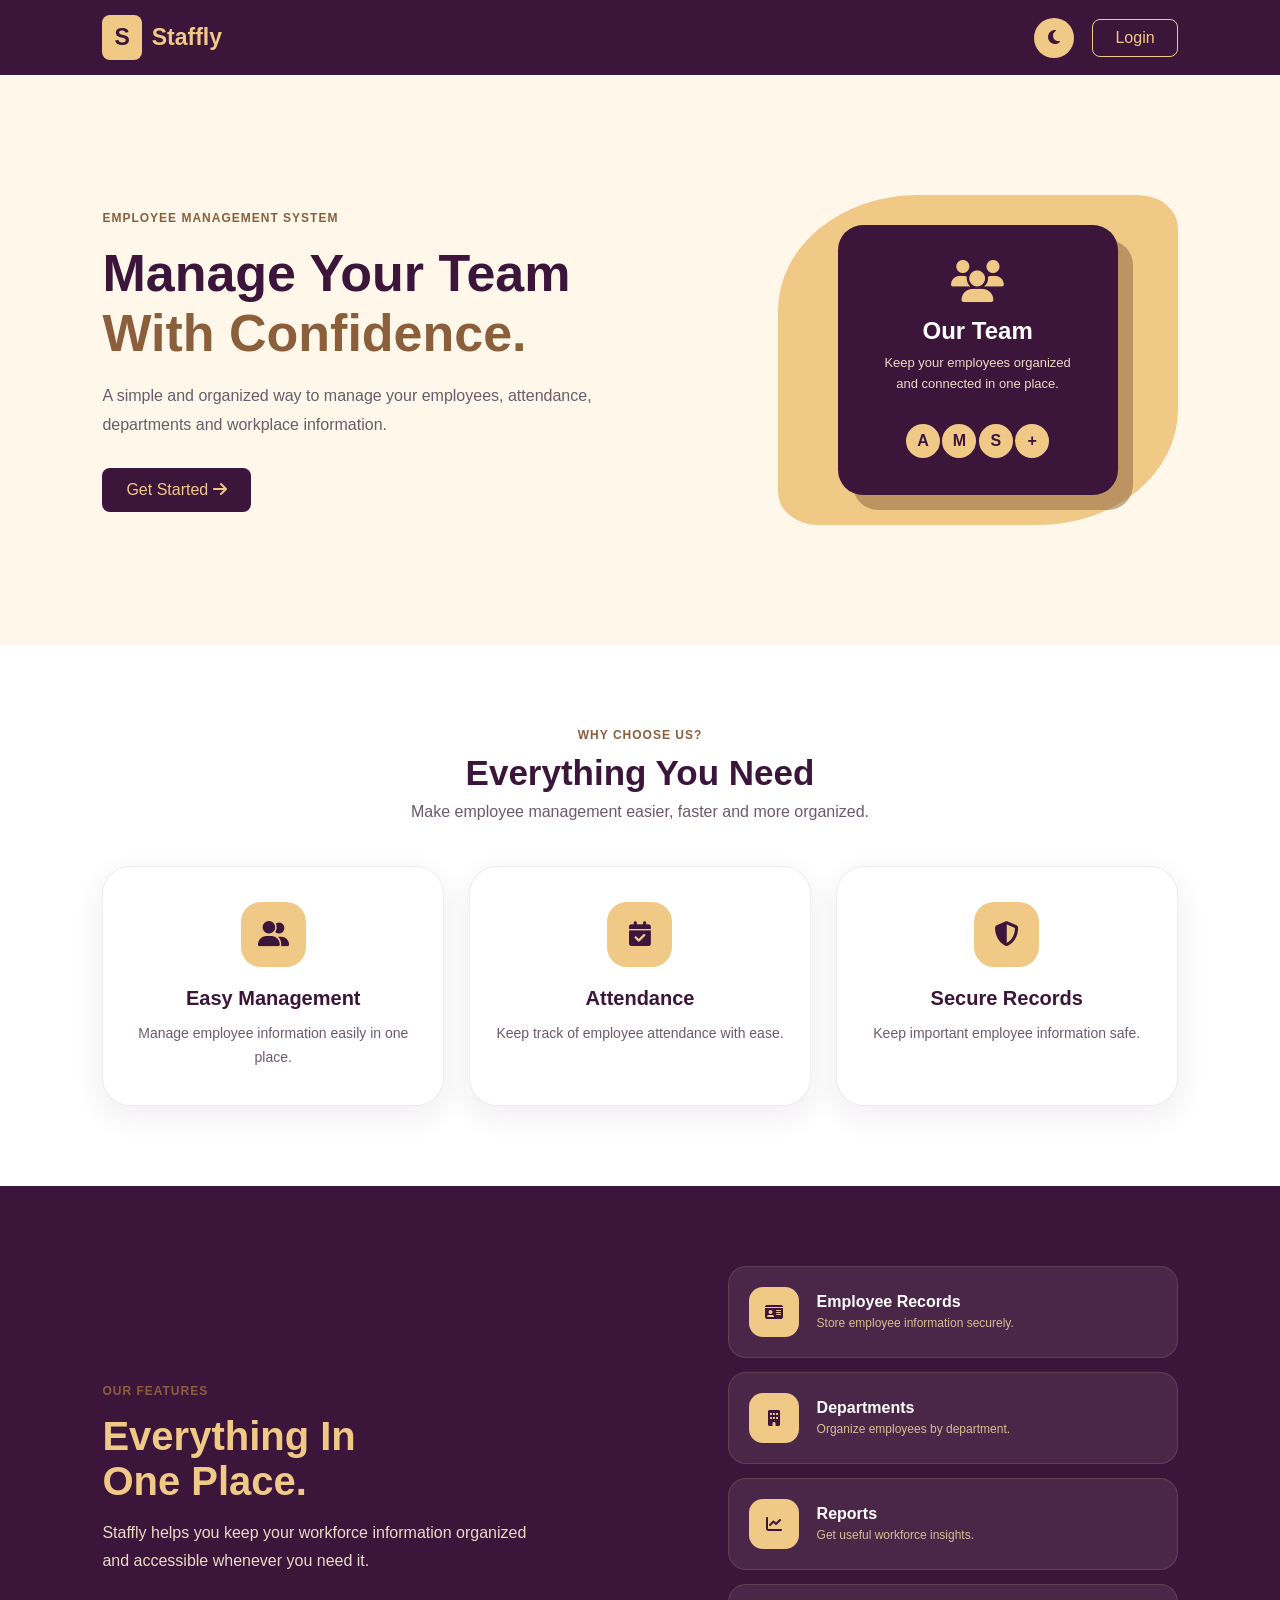
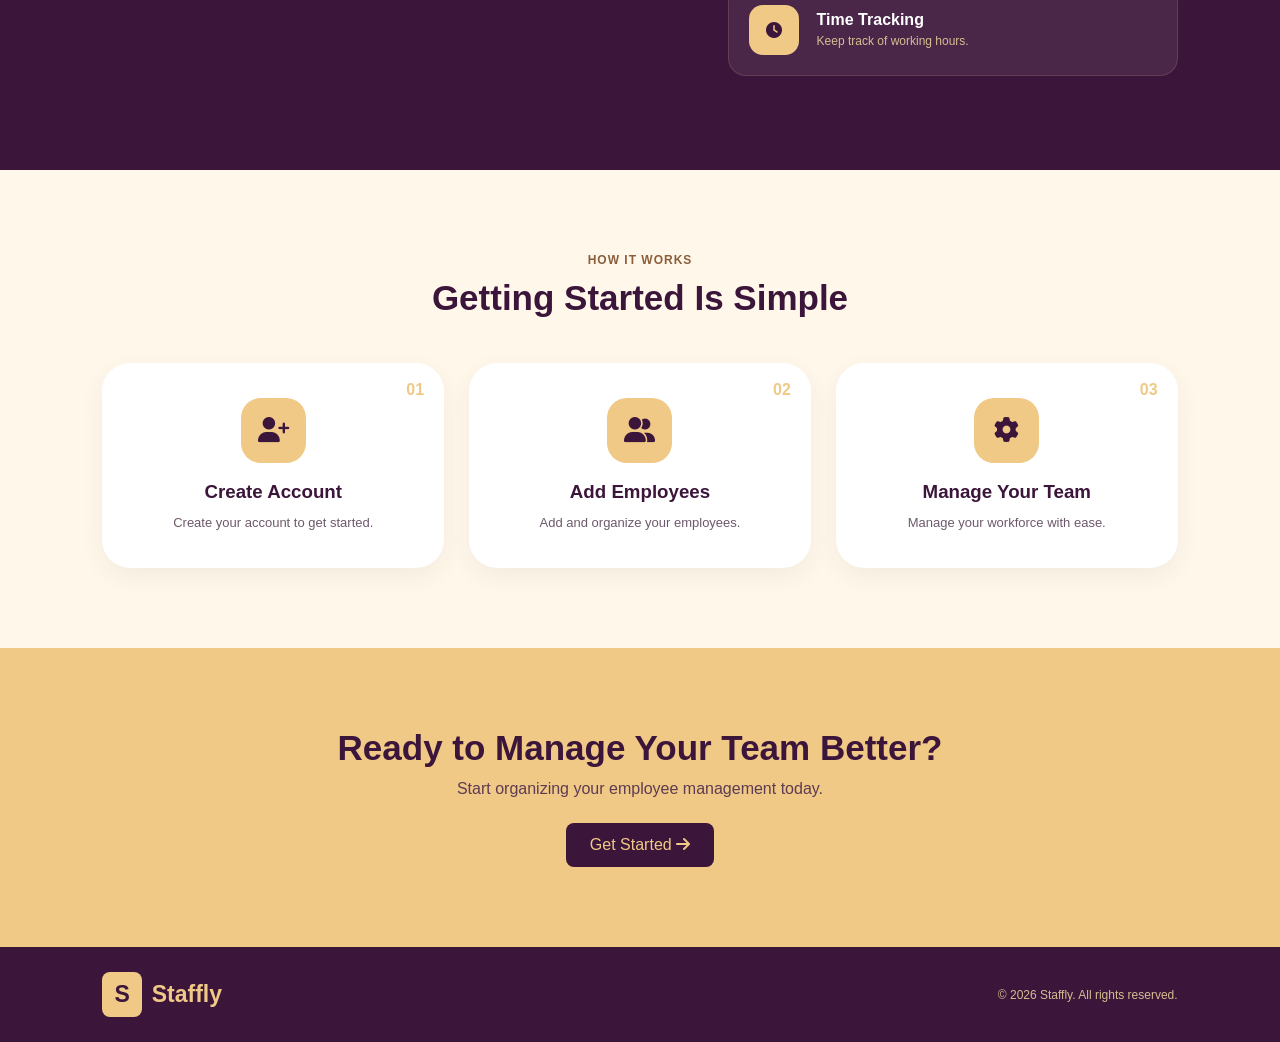
<file: index.html>
<!DOCTYPE html>
<html lang="en">
<head>
<meta charset="UTF-8">
<meta name="viewport" content="width=device-width, initial-scale=1.0">
<title>Staffly | Employee Management</title>
<link rel="stylesheet"
 href="https://cdnjs.cloudflare.com/ajax/libs/font-awesome/6.5.2/css/all.min.css">
<link rel="stylesheet" href="style.css">
</head>
<body>

    <!-- Navbar -->
    <nav class="navbar">

        <div class="logo">
            <span class="logo-icon">S</span>
            Staffly
        </div>

        <div class="nav-right">

            <button id="theme-toggle" class="theme-btn">
                <i class="fa-solid fa-moon"></i>
            </button>

            <a href="login.html" class="login-btn">
                Login
            </a>
            <!-- <a href="create-account.html" class="create-account">
                Login
            </a> -->

        </div>

    </nav>


    <!-- Hero Section -->
    <section class="hero">

        <div class="hero-text">

            <span class="tag">EMPLOYEE MANAGEMENT SYSTEM</span>

            <h1>
                Manage Your Team
                <span>With Confidence.</span>
            </h1>

            <p>
                A simple and organized way to manage your employees,
                attendance, departments and workplace information.
            </p>

            <a href="login.html" class="main-btn">
                Get Started
                <i class="fa-solid fa-arrow-right"></i>
            </a>

        </div>


        <div class="hero-image">

            <div class="team-card">

                <i class="fa-solid fa-users"></i>

                <h3>Our Team</h3>

                <p>
                    Keep your employees organized
                    and connected in one place.
                </p>

                <div class="members">
                    <span>A</span>
                    <span>M</span>
                    <span>S</span>
                    <span>+</span>
                </div>

            </div>

        </div>

    </section>


    <!-- Why Choose Us -->
    <section class="why">

        <span class="section-tag">WHY CHOOSE US?</span>

        <h2>Everything You Need</h2>

        <p class="section-text">
            Make employee management easier, faster and more organized.
        </p>


        <div class="cards">

            <div class="card">
                <i class="fa-solid fa-user-group"></i>

                <h3>Easy Management</h3>

                <p>
                    Manage employee information easily in one place.
                </p>
            </div>


            <div class="card">
                <i class="fa-solid fa-calendar-check"></i>

                <h3>Attendance</h3>

                <p>
                    Keep track of employee attendance with ease.
                </p>
            </div>


            <div class="card">
                <i class="fa-solid fa-shield-halved"></i>

                <h3>Secure Records</h3>

                <p>
                    Keep important employee information safe.
                </p>
            </div>

        </div>

    </section>


    <!-- Features -->
    <section class="features">

        <div class="features-content">

            <span class="section-tag">OUR FEATURES</span>

            <h2>
                Everything In
                <span>One Place.</span>
            </h2>

            <p>
                Staffly helps you keep your workforce information
                organized and accessible whenever you need it.
            </p>

        </div>


        <div class="feature-list">

            <div class="feature">
                <i class="fa-solid fa-id-card"></i>

                <div>
                    <h3>Employee Records</h3>
                    <p>Store employee information securely.</p>
                </div>
            </div>


            <div class="feature">
                <i class="fa-solid fa-building"></i>

                <div>
                    <h3>Departments</h3>
                    <p>Organize employees by department.</p>
                </div>
            </div>


            <div class="feature">
                <i class="fa-solid fa-chart-line"></i>

                <div>
                    <h3>Reports</h3>
                    <p>Get useful workforce insights.</p>
                </div>
            </div>


            <div class="feature">
                <i class="fa-solid fa-clock"></i>

                <div>
                    <h3>Time Tracking</h3>
                    <p>Keep track of working hours.</p>
                </div>
            </div>

        </div>

    </section>


    <!-- How It Works -->
    <section class="how">

        <span class="section-tag">HOW IT WORKS</span>

        <h2>Getting Started Is Simple</h2>


        <div class="steps">

            <div class="step">

                <span>01</span>

                <i class="fa-solid fa-user-plus"></i>

                <h3>Create Account</h3>

                <p>
                    Create your account to get started.
                </p>

            </div>


            <div class="step">

                <span>02</span>

                <i class="fa-solid fa-user-group"></i>

                <h3>Add Employees</h3>

                <p>
                    Add and organize your employees.
                </p>

            </div>


            <div class="step">

                <span>03</span>

                <i class="fa-solid fa-gear"></i>

                <h3>Manage Your Team</h3>

                <p>
                    Manage your workforce with ease.
                </p>

            </div>

        </div>

    </section>


    <!-- CTA -->
    <section class="cta">

        <h2>Ready to Manage Your Team Better?</h2>

        <p>
            Start organizing your employee management today.
        </p>

        <a href="login.html" class="cta-btn">
            Get Started
            <i class="fa-solid fa-arrow-right"></i>
        </a>

    </section>


    <!-- Footer -->
    <footer>

        <div class="logo">
            <span class="logo-icon">S</span>
            Staffly
        </div>

        <p>© 2026 Staffly. All rights reserved.</p>

    </footer>


    <script src="app.js"></script>

</body>
</html>
</file>
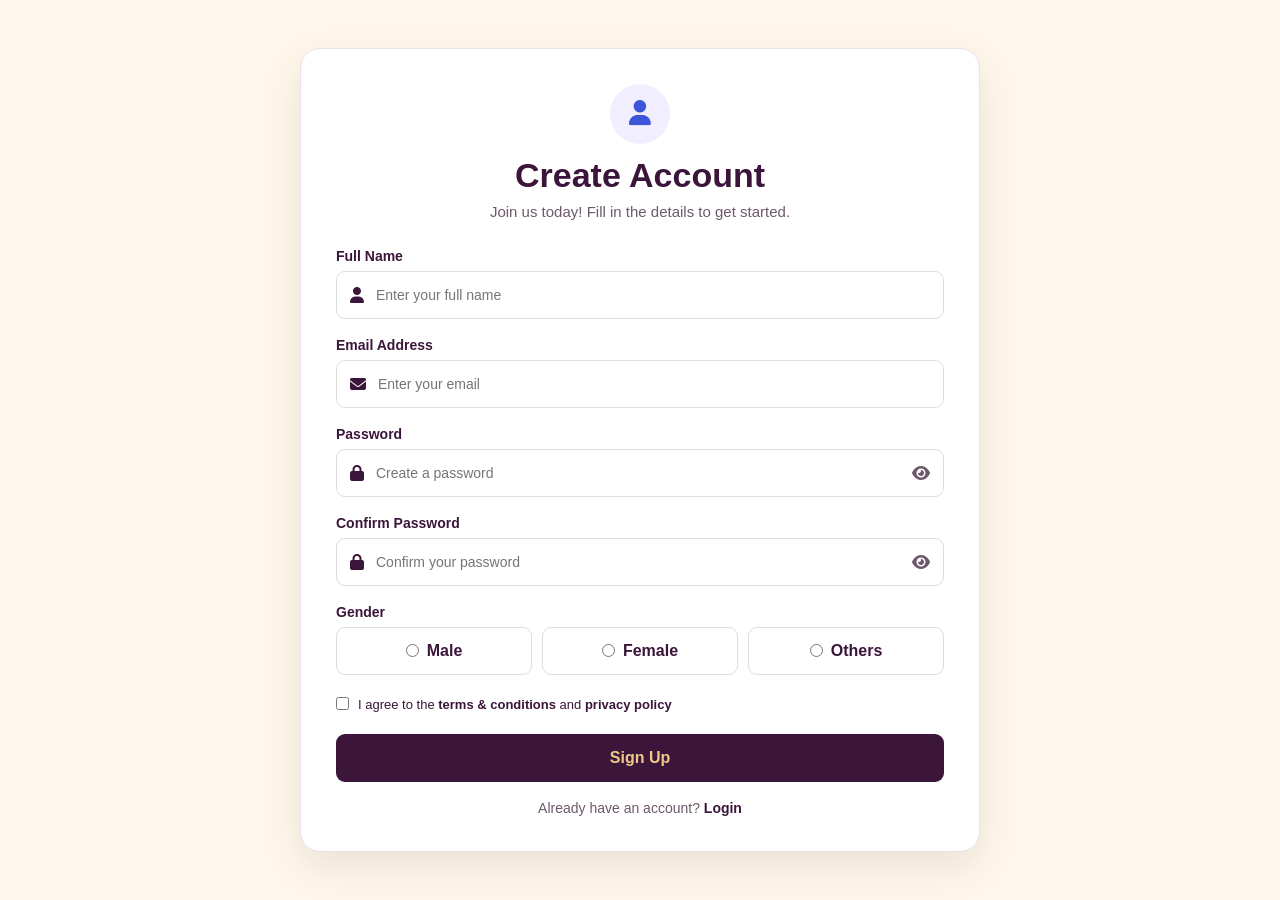
<file: create-account.html>
<!DOCTYPE html>
<html lang="en">
<head>
    <meta charset="UTF-8">
    <meta name="viewport" content="width=device-width, initial-scale=1.0">
    <title>Create Account | Staffly</title>
    <link rel="stylesheet"
        href="https://cdnjs.cloudflare.com/ajax/libs/font-awesome/6.5.2/css/all.min.css">
    <link rel="stylesheet" href="create.css">
</head>
<body>

    <div class="form-container">

        <div class="form-header">

            <div class="icon">
                <i class="fa-solid fa-user"></i>
            </div>

            <h1>Create Account</h1>

            <p>Join us today! Fill in the details to get started.</p>

        </div>


        <form id="register-form">

            <!-- Full Name -->
            <div class="input-group">

                <label>Full Name</label>

                <div class="input-field">
                    <i class="fa-solid fa-user"></i>

                    <input
                        type="text"
                        id="name"
                        placeholder="Enter your full name"
                        required
                    >
                </div>

            </div>


            <!-- Email -->
            <div class="input-group">

                <label>Email Address</label>

                <div class="input-field">
                    <i class="fa-solid fa-envelope"></i>

                    <input
                        type="email"
                        id="email"
                        placeholder="Enter your email"
                        required
                    >
                </div>

            </div>


            <!-- Password -->
            <div class="input-group">

                <label>Password</label>

                <div class="input-field">

                    <i class="fa-solid fa-lock"></i>

                    <input
                        type="password"
                        id="password"
                        placeholder="Create a password"
                        required
                    >

                    <i class="fa-solid fa-eye password-toggle"
                       id="toggle-password"></i>

                </div>

            </div>


            <!-- Confirm Password -->
            <div class="input-group">

                <label>Confirm Password</label>

                <div class="input-field">

                    <i class="fa-solid fa-lock"></i>

                    <input
                        type="password"
                        id="confirm-password"
                        placeholder="Confirm your password"
                        required
                    >

                    <i class="fa-solid fa-eye password-toggle"
                       id="toggle-confirm"></i>

                </div>

            </div>


            <!-- Gender -->
            <div class="input-group">

                <label>Gender</label>

                <div class="gender-options">

                    <label class="gender">
                        <input type="radio"
                               name="gender"
                               value="Male"
                               required>
                        <span>Male</span>
                    </label>

                    <label class="gender">
                        <input type="radio"
                               name="gender"
                               value="Female">
                        <span>Female</span>
                    </label>

                    <label class="gender">
                        <input type="radio"
                               name="gender"
                               value="Others">
                        <span>Others</span>
                    </label>

                </div>

            </div>


            <!-- Terms -->
            <div class="terms">

                <input type="checkbox" id="terms" required>

                <label for="terms">
                    I agree to the
                    <a href="#">terms & conditions</a>
                    and
                    <a href="#">privacy policy</a>
                </label>

            </div>


            <!-- Button -->
            <button type="submit" class="signup-btn">
                Sign Up
            </button>

        </form>


        <p class="login-text">
            Already have an account?
            <a href="login.html">Login</a>
        </p>

    </div>


    <script src="create.js"></script>

</body>
</html>
</file>
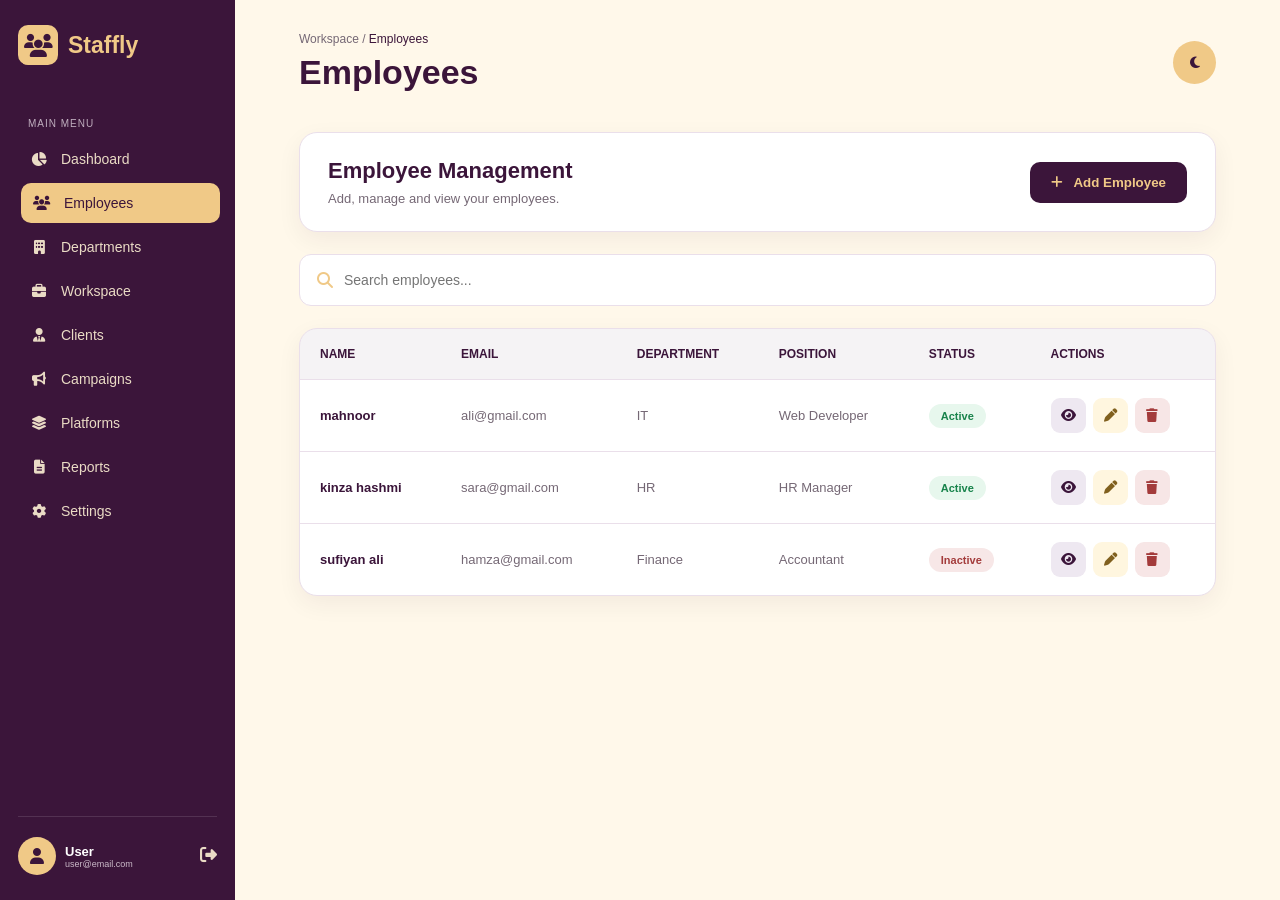
<file: employees.html>
<!DOCTYPE html>
<html lang="en">

<head>
    <meta charset="UTF-8">
    <meta name="viewport" content="width=device-width, initial-scale=1.0">

    <title>Employees | Staffly</title>

    <link rel="stylesheet"
        href="https://cdnjs.cloudflare.com/ajax/libs/font-awesome/6.5.2/css/all.min.css">

    <link rel="stylesheet" href="employees.css">
</head>

<body>

    <!-- Mobile Overlay -->
    <div class="overlay" id="overlay"></div>


    <!-- Sidebar -->

    <aside class="sidebar" id="sidebar">

        <div class="logo">

            <div class="logo-icon">
                <i class="fa-solid fa-users"></i>
            </div>

            <span>Staffly</span>

        </div>


        <p class="menu-title">MAIN MENU</p>


        <nav class="menu">

            <a href="dashboard.html">
                <i class="fa-solid fa-chart-pie"></i>
                <span>Dashboard</span>
            </a>

            <a href="employees.html" class="active">
                <i class="fa-solid fa-users"></i>
                <span>Employees</span>
            </a>

            <a href="#">
                <i class="fa-solid fa-building"></i>
                <span>Departments</span>
            </a>

            <a href="#">
                <i class="fa-solid fa-briefcase"></i>
                <span>Workspace</span>
            </a>

            <a href="#">
                <i class="fa-solid fa-user-tie"></i>
                <span>Clients</span>
            </a>

            <a href="#">
                <i class="fa-solid fa-bullhorn"></i>
                <span>Campaigns</span>
            </a>

            <a href="#">
                <i class="fa-solid fa-layer-group"></i>
                <span>Platforms</span>
            </a>

            <a href="#">
                <i class="fa-solid fa-file-lines"></i>
                <span>Reports</span>
            </a>

            <a href="#">
                <i class="fa-solid fa-gear"></i>
                <span>Settings</span>
            </a>

        </nav>


        <div class="sidebar-bottom">

            <div class="user">

                <div class="user-avatar">
                    <i class="fa-solid fa-user"></i>
                </div>

                <div class="user-info">

                    <h4 id="user-name">User</h4>

                    <p id="user-email">
                        user@email.com
                    </p>

                </div>

            </div>


            <button class="logout" id="logout">

                <i class="fa-solid fa-right-from-bracket"></i>

            </button>

        </div>

    </aside>


    <!-- Main -->

    <main class="main">


        <!-- Topbar -->

        <header class="topbar">

            <div class="left-top">

                <button class="menu-toggle" id="menu-toggle">

                    <i class="fa-solid fa-bars"></i>

                </button>


                <div>

                    <p class="breadcrumb">
                        Workspace / <span>Employees</span>
                    </p>

                    <h1>Employees</h1>

                </div>

            </div>


            <button class="theme-btn" id="theme-toggle">

                <i class="fa-solid fa-moon"></i>

            </button>

        </header>


        <!-- Employee Header -->

        <section class="employee-header">

            <div>

                <h2>Employee Management</h2>

                <p>
                    Add, manage and view your employees.
                </p>

            </div>


            <button class="add-btn" id="addEmployee">

                <i class="fa-solid fa-plus"></i>

                Add Employee

            </button>

        </section>


        <!-- Search -->

        <div class="search-box">

            <i class="fa-solid fa-magnifying-glass"></i>

            <input
                type="text"
                id="searchEmployee"
                placeholder="Search employees..."
            >

        </div>


        <!-- Employee Table -->

        <section class="employee-card">

            <div class="table-container">

                <table>

                    <thead>

                        <tr>

                            <th>Name</th>

                            <th>Email</th>

                            <th>Department</th>

                            <th>Position</th>

                            <th>Status</th>

                            <th>Actions</th>

                        </tr>

                    </thead>


                    <tbody id="employee-list"></tbody>

                </table>


                <div class="empty-message" id="empty-message">

                    <i class="fa-solid fa-users"></i>

                    <h3>No Employees Found</h3>

                    <p>Add an employee to see them here.</p>

                </div>

            </div>

        </section>

    </main>


    <!-- Add / Edit Modal -->

    <div class="modal" id="employeeModal">

        <div class="modal-box">


            <button class="close-btn" id="closeModal">

                <i class="fa-solid fa-xmark"></i>

            </button>


            <div class="modal-icon">

                <i class="fa-solid fa-user-plus"></i>

            </div>


            <h2 id="modal-title">
                Add Employee
            </h2>


            <p>
                Enter employee information below.
            </p>


            <form id="employeeForm">


                <!-- Name -->

                <div class="input-group">

                    <label>Employee Name</label>

                    <div class="form-field">

                        <i class="fa-solid fa-user"></i>

                        <input
                            type="text"
                            id="employeeName"
                            placeholder="Enter employee name"
                            required
                        >

                    </div>

                </div>


                <!-- Email -->

                <div class="input-group">

                    <label>Email Address</label>

                    <div class="form-field">

                        <i class="fa-solid fa-envelope"></i>

                        <input
                            type="email"
                            id="employeeEmail"
                            placeholder="Enter email address"
                            required
                        >

                    </div>

                </div>


                <!-- Department -->

                <div class="input-group">

                    <label>Department</label>

                    <div class="form-field">

                        <i class="fa-solid fa-building"></i>

                        <select id="department" required>

                            <option value="">
                                Select Department
                            </option>

                            <option value="HR">
                                HR
                            </option>

                            <option value="IT">
                                IT
                            </option>

                            <option value="Finance">
                                Finance
                            </option>

                            <option value="Marketing">
                                Marketing
                            </option>

                            <option value="Sales">
                                Sales
                            </option>

                            <option value="Accounts">
                                Accounts
                            </option>

                        </select>

                    </div>

                </div>


                <!-- Position -->

                <div class="input-group">

                    <label>Position</label>

                    <div class="form-field">

                        <i class="fa-solid fa-briefcase"></i>

                        <input
                            type="text"
                            id="position"
                            placeholder="Enter position"
                            required
                        >

                    </div>

                </div>


                <!-- Status -->

                <div class="input-group">

                    <label>Status</label>

                    <div class="form-field">

                        <i class="fa-solid fa-circle-check"></i>

                        <select id="status" required>

                            <option value="">
                                Select Status
                            </option>

                            <option value="Active">
                                Active
                            </option>

                            <option value="Inactive">
                                Inactive
                            </option>

                        </select>

                    </div>

                </div>


                <button
                    type="submit"
                    class="save-btn"
                    id="save-btn">

                    Add Employee

                </button>

            </form>

        </div>

    </div>


    <!-- View Employee Modal -->

    <div class="modal" id="viewModal">

        <div class="modal-box view-box">


            <button class="close-btn" id="closeView">

                <i class="fa-solid fa-xmark"></i>

            </button>


            <div class="view-icon">

                <i class="fa-solid fa-user"></i>

            </div>


            <h2>
                Employee Details
            </h2>


            <p>
                Employee information
            </p>


            <div class="view-details">

                <p>
                    <strong>Name:</strong>
                    <span id="view-name"></span>
                </p>

                <p>
                    <strong>Email:</strong>
                    <span id="view-email"></span>
                </p>

                <p>
                    <strong>Department:</strong>
                    <span id="view-department"></span>
                </p>

                <p>
                    <strong>Position:</strong>
                    <span id="view-position"></span>
                </p>

                <p>
                    <strong>Status:</strong>
                    <span id="view-status"></span>
                </p>

            </div>

        </div>

    </div>


    <script src="employees.js"></script>

</body>

</html>
</file>
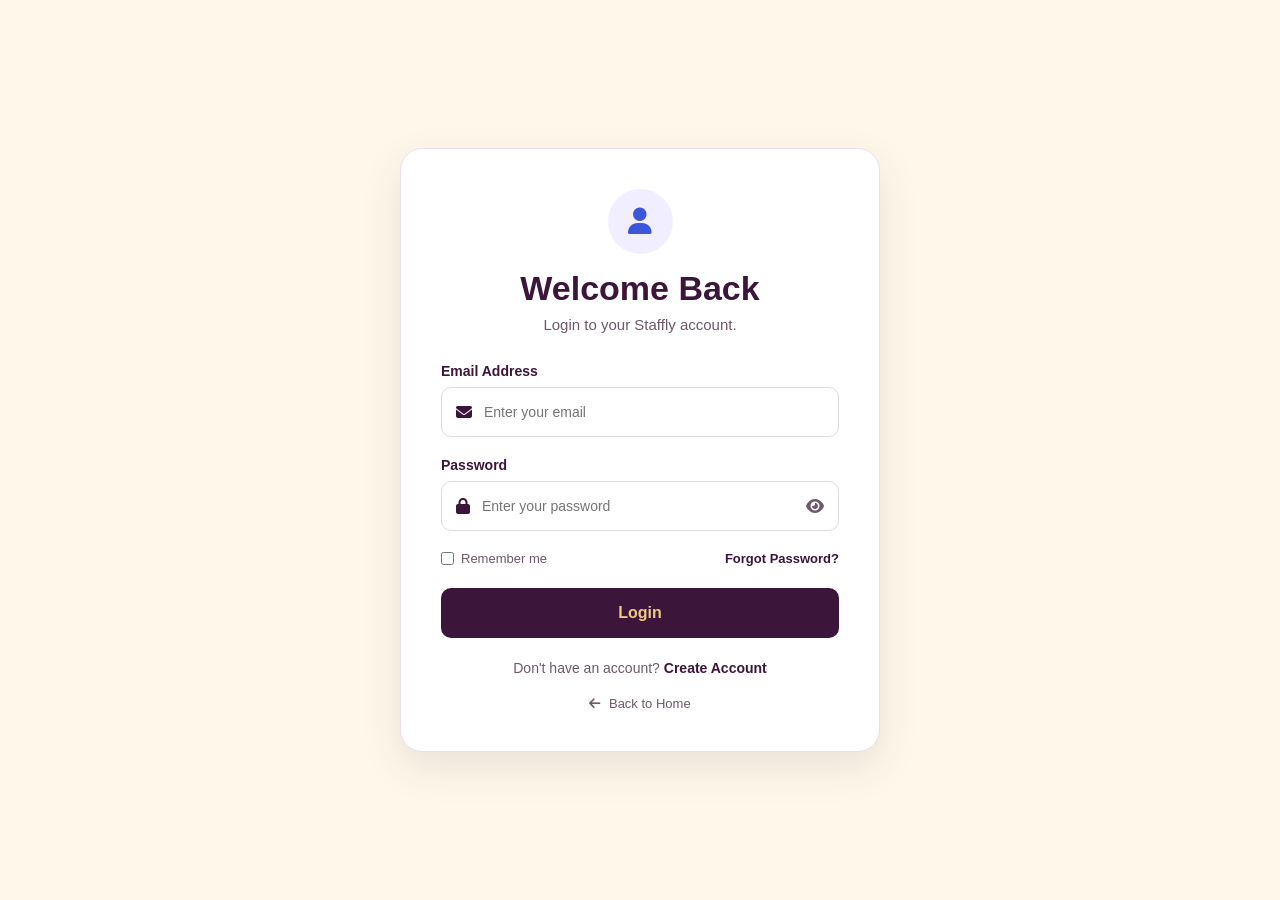
<file: login.html>
<!DOCTYPE html>
<html lang="en">
<head>
    <meta charset="UTF-8">
    <meta name="viewport" content="width=device-width, initial-scale=1.0">
    <title>Login | Staffly</title>
    <link rel="stylesheet"
        href="https://cdnjs.cloudflare.com/ajax/libs/font-awesome/6.5.2/css/all.min.css">
    <link rel="stylesheet" href="login.css">
</head>
<body>

    <div class="login-container">

        <div class="login-box">

            <!-- Logo -->
            <div class="login-header">

                <div class="login-icon">
                    <i class="fa-solid fa-user"></i>
                </div>

                <h1>Welcome Back</h1>

                <p>Login to your Staffly account.</p>

            </div>


            <form id="login-form">

                <!-- Email -->
                <div class="input-group">

                    <label>Email Address</label>

                    <div class="input-field">

                        <i class="fa-solid fa-envelope"></i>

                        <input
                            type="email"
                            id="login-email"
                            placeholder="Enter your email"
                            required
                        >

                    </div>

                </div>


                <!-- Password -->
                <div class="input-group">

                    <label>Password</label>

                    <div class="input-field">

                        <i class="fa-solid fa-lock"></i>

                        <input
                            type="password"
                            id="login-password"
                            placeholder="Enter your password"
                            required
                        >

                        <i
                            class="fa-solid fa-eye password-toggle"
                            id="toggle-password">
                        </i>

                    </div>

                </div>


                <!-- Remember -->
                <div class="login-options">

                    <label>
                        <input type="checkbox">
                        Remember me
                    </label>

                    <a href="#">Forgot Password?</a>

                </div>


                <!-- Button -->
                <button type="submit" class="login-btn">
                    Login
                </button>

            </form>


            <!-- Create Account -->
            <p class="signup-text">
                Don't have an account?
                <a href="create-account.html">Create Account</a>
            </p>

            <a href="index.html" class="back-home">
                <i class="fa-solid fa-arrow-left"></i>
                Back to Home
            </a>

        </div>

    </div>


    <script src="login.js"></script>

</body>
</html>
</file>
<file: style.css>
:root {
    --plum: #3B153A;
    --gold: #F0C987;
    --cream: #FFF8EA;
    --white: #FFFFFF;
    --text: #3B153A;
    --gray: #6D596B;
    --card: #FFFFFF;
}

* {
    margin: 0;
    padding: 0;
    box-sizing: border-box;
}

html {
    scroll-behavior: smooth;
}

body {
    font-family: Arial, sans-serif;
    background: var(--cream);
    color: var(--text);
    transition: 0.4s;
}


/* DARK MODE */

body.dark-mode {
    --cream: #1C101B;
    --white: #291827;
    --text: #F0C987;
    --gray: #D2C1CF;
    --card: #291827;
}


/* NAVBAR */

.navbar {
    height: 75px;
    padding: 0 8%;
    display: flex;
    align-items: center;
    justify-content: space-between;
    background: var(--plum);
}

.logo {
    display: flex;
    align-items: center;
    gap: 10px;
    color: var(--gold);
    font-size: 23px;
    font-weight: bold;
}

.logo-icon {
    background: var(--gold);
    color: var(--plum);
    padding: 9px 12px;
    border-radius: 8px;
}

.nav-right {
    display: flex;
    align-items: center;
    gap: 18px;
}

.theme-btn {
    width: 40px;
    height: 40px;
    border: none;
    border-radius: 50%;
    background: var(--gold);
    color: var(--plum);
    cursor: pointer;
    font-size: 16px;
    transition: 0.3s;
}

.theme-btn:hover {
    transform: rotate(20deg) scale(1.08);
}

.login-btn {
    text-decoration: none;
    color: var(--gold);
    border: 1px solid var(--gold);
    padding: 9px 22px;
    border-radius: 8px;
    transition: 0.3s;
}

.login-btn:hover {
    background: var(--gold);
    color: var(--plum);
}


/* HERO */

.hero {
    min-height: 570px;
    padding: 70px 8%;
    display: flex;
    align-items: center;
    justify-content: space-between;
    gap: 60px;
}

.hero-text {
    max-width: 560px;
    animation: slideLeft 1s ease;
}

.tag,
.section-tag {
    font-size: 12px;
    font-weight: bold;
    letter-spacing: 1px;
    color: #8B5E3C;
}

.hero h1 {
    font-size: 52px;
    line-height: 1.15;
    margin: 18px 0;
}

.hero h1 span {
    display: block;
    color: #8B5E3C;
}

.hero p {
    color: var(--gray);
    line-height: 1.8;
    margin-bottom: 28px;
}

.main-btn,
.cta-btn {
    display: inline-block;
    text-decoration: none;
    padding: 13px 24px;
    border-radius: 8px;
    background: var(--plum);
    color: var(--gold);
    transition: 0.3s;
}

.main-btn:hover,
.cta-btn:hover {
    transform: translateY(-4px);
}


/* HERO TEAM AREA */

.hero-image {
    width: 400px;
    height: 330px;
    display: flex;
    align-items: center;
    justify-content: center;
    background: var(--gold);
    border-radius: 35% 10% 35% 10%;
    animation: float 4s ease-in-out infinite;
}

.team-card {
    width: 280px;
    padding: 35px;
    background: var(--plum);
    color: white;
    border-radius: 25px;
    text-align: center;
    box-shadow: 15px 15px 0 rgba(139, 94, 60, 0.5);
}

.team-card > i {
    font-size: 42px;
    color: var(--gold);
}

.team-card h3 {
    margin: 15px 0 8px;
    font-size: 24px;
}

.team-card p {
    color: #EADBC5;
    font-size: 13px;
    line-height: 1.6;
}

.members {
    margin-top: 20px;
}

.members span {
    display: inline-flex;
    width: 38px;
    height: 38px;
    align-items: center;
    justify-content: center;
    margin: 0 -3px;
    border-radius: 50%;
    background: var(--gold);
    color: var(--plum);
    font-weight: bold;
    border: 2px solid var(--plum);
}


/* WHY SECTION */

.why {
    padding: 80px 8%;
    background: var(--white);
    text-align: center;
}

.why h2 {
    font-size: 35px;
    margin: 10px 0;
}

.section-text {
    color: var(--gray);
}

.cards {
    display: grid;
    grid-template-columns: repeat(3, 1fr);
    gap: 25px;
    margin-top: 45px;
}


/* BEAUTIFUL REFERENCE STYLE CARDS */

.card {
    background: var(--card);
    padding: 35px 25px;
    border-radius: 28px;
    border: 1px solid rgba(59, 21, 58, 0.08);
    box-shadow: 0 10px 30px rgba(59, 21, 58, 0.08);
    position: relative;
    overflow: hidden;
    transition: 0.35s;
}

.card::before {
    content: "";
    position: absolute;
    top: 0;
    left: 50%;
    width: 0;
    height: 4px;
    background: var(--gold);
    transform: translateX(-50%);
    transition: 0.35s;
}

.card:hover {
    transform: translateY(-10px);
    border-color: var(--gold);
    box-shadow: 0 18px 40px rgba(59, 21, 58, 0.15);
}

.card:hover::before {
    width: 70%;
}

.card i {
    width: 65px;
    height: 65px;
    margin: 0 auto 20px;
    display: flex;
    align-items: center;
    justify-content: center;
    background: var(--gold);
    color: var(--plum);
    border-radius: 20px;
    font-size: 25px;
    transition: 0.35s;
}

.card:hover i {
    transform: scale(1.08);
    border-radius: 50%;
}

.card h3 {
    font-size: 20px;
    margin-bottom: 12px;
    color: var(--text);
}

.card p {
    color: var(--gray);
    font-size: 14px;
    line-height: 1.7;
}


/* FEATURES */

.features {
    padding: 80px 8%;
    display: flex;
    justify-content: space-between;
    align-items: center;
    gap: 70px;
    background: var(--plum);
    color: white;
}

.features-content {
    max-width: 450px;
}

.features h2 {
    font-size: 40px;
    margin: 15px 0;
    color: var(--gold);
}

.features h2 span {
    display: block;
}

.features-content p {
    color: #EADBC5;
    line-height: 1.7;
}

.feature-list {
    width: 450px;
}

.feature {
    display: flex;
    align-items: center;
    gap: 18px;
    padding: 20px;
    margin-bottom: 14px;
    background: rgba(255, 255, 255, 0.08);
    border-radius: 18px;
    border: 1px solid rgba(240, 201, 135, 0.15);
    transition: 0.3s;
}

.feature:hover {
    transform: translateX(8px);
    background: rgba(255, 255, 255, 0.13);
}

.feature i {
    width: 50px;
    height: 50px;
    display: flex;
    align-items: center;
    justify-content: center;
    color: var(--plum);
    background: var(--gold);
    border-radius: 14px;
}

.feature h3 {
    font-size: 16px;
}

.feature p {
    color: #D8BD91;
    font-size: 12px;
    margin-top: 5px;
}


/* HOW IT WORKS */

.how {
    padding: 80px 8%;
    text-align: center;
    background: var(--cream);
}

.how h2 {
    font-size: 35px;
    margin: 10px 0;
}

.steps {
    display: grid;
    grid-template-columns: repeat(3, 1fr);
    gap: 25px;
    margin-top: 45px;
}

.step {
    position: relative;
    padding: 35px 25px;
    background: var(--white);
    border-radius: 28px;
    box-shadow: 0 8px 25px rgba(59, 21, 58, 0.06);
    transition: 0.3s;
}

.step:hover {
    transform: translateY(-8px);
}

.step > span {
    position: absolute;
    top: 18px;
    right: 20px;
    color: var(--gold);
    font-weight: bold;
}

.step i {
    width: 65px;
    height: 65px;
    display: flex;
    align-items: center;
    justify-content: center;
    margin: 0 auto 18px;
    font-size: 25px;
    color: var(--plum);
    background: var(--gold);
    border-radius: 20px;
}

.step h3 {
    margin-bottom: 10px;
    color: var(--text);
}

.step p {
    color: var(--gray);
    font-size: 13px;
    line-height: 1.6;
}


/* CTA */

.cta {
    padding: 80px 8%;
    text-align: center;
    background: var(--gold);
}

.cta h2 {
    font-size: 35px;
    color: var(--plum);
}

.cta p {
    margin: 12px 0 25px;
    color: #5D3B52;
}

.cta-btn:hover {
    background: var(--white);
    color: var(--plum);
}


/* FOOTER */

footer {
    padding: 25px 8%;
    display: flex;
    justify-content: space-between;
    align-items: center;
    background: var(--plum);
}

footer p {
    color: #D8BD91;
    font-size: 12px;
}


/* ANIMATIONS */

@keyframes slideLeft {
    from {
        opacity: 0;
        transform: translateX(-50px);
    }

    to {
        opacity: 1;
        transform: translateX(0);
    }
}

@keyframes float {
    0%,
    100% {
        transform: translateY(0);
    }

    50% {
        transform: translateY(-12px);
    }
}


/* RESPONSIVE */

@media (max-width: 900px) {

    .hero,
    .features {
        flex-direction: column;
        text-align: center;
    }

    .hero-text {
        max-width: 100%;
    }

    .hero-image {
        width: 100%;
        max-width: 400px;
    }

    .cards,
    .steps {
        grid-template-columns: 1fr 1fr;
    }

    .feature-list {
        width: 100%;
        max-width: 500px;
    }
}


@media (max-width: 550px) {

    .navbar {
        padding: 0 5%;
    }

    .logo {
        font-size: 19px;
    }

    .logo-icon {
        padding: 7px 10px;
    }

    .nav-right {
        gap: 10px;
    }

    .login-btn {
        padding: 8px 14px;
    }

    .theme-btn {
        width: 36px;
        height: 36px;
    }

    .hero {
        padding: 60px 5%;
    }

    .hero h1 {
        font-size: 38px;
    }

    .hero-image {
        height: 280px;
    }

    .team-card {
        width: 250px;
        padding: 30px 20px;
    }

    .why,
    .features,
    .how,
    .cta {
        padding: 65px 5%;
    }

    .cards,
    .steps {
        grid-template-columns: 1fr;
    }

    .features h2 {
        font-size: 32px;
    }

    .why h2,
    .how h2,
    .cta h2 {
        font-size: 30px;
    }

    footer {
        flex-direction: column;
        gap: 12px;
        text-align: center;
    }
}
</file>
<file: create.css>
:root {
    --plum: #3B153A;
    --gold: #F0C987;
    --cream: #FFF8EA;
    --gray: #6d596b;
    --white: #ffffff;
}

* {
    margin: 0;
    padding: 0;
    box-sizing: border-box;
}

body {
    font-family: Arial, sans-serif;
    background: var(--cream);
    color: var(--plum);
    min-height: 100vh;
    display: flex;
    align-items: center;
    justify-content: center;
    padding: 30px;
}

.form-container {
    width: 100%;
    max-width: 680px;
    background: var(--white);
    padding: 35px;
    border-radius: 20px;
    border: 1px solid #eadfea;
    box-shadow: 0 15px 40px rgba(59, 21, 58, .10);
}


/* Header */

.form-header {
    text-align: center;
    margin-bottom: 28px;
}

.form-header .icon {
    width: 60px;
    height: 60px;
    background: #f1efff;
    color: #3d55d9;
    border-radius: 50%;
    display: flex;
    align-items: center;
    justify-content: center;
    margin: auto auto 12px;
    font-size: 25px;
}

.form-header h1 {
    font-size: 34px;
    margin-bottom: 8px;
}

.form-header p {
    color: var(--gray);
    font-size: 15px;
}


/* Inputs */

.input-group {
    margin-bottom: 18px;
}

.input-group > label {
    display: block;
    font-size: 14px;
    font-weight: bold;
    margin-bottom: 7px;
}

.input-field {
    height: 48px;
    border: 1px solid #ddd;
    border-radius: 9px;
    display: flex;
    align-items: center;
    padding: 0 13px;
    gap: 12px;
    transition: .3s;
}

.input-field:focus-within {
    border-color: var(--gold);
    box-shadow: 0 0 0 3px rgba(240, 201, 135, .18);
}

.input-field > i:first-child {
    color: var(--plum);
}

.input-field input {
    width: 100%;
    border: none;
    outline: none;
    font-size: 14px;
}

.password-toggle {
    cursor: pointer;
    color: var(--gray);
}


/* Gender */

.gender-options {
    display: grid;
    grid-template-columns: repeat(3, 1fr);
    gap: 10px;
}

.gender {
    height: 48px;
    border: 1px solid #ddd;
    border-radius: 9px;
    display: flex;
    align-items: center;
    justify-content: center;
    gap: 8px;
    cursor: pointer;
    font-weight: bold;
}

.gender input {
    accent-color: var(--plum);
}


/* Terms */

.terms {
    display: flex;
    align-items: flex-start;
    gap: 9px;
    margin: 20px 0;
    font-size: 13px;
}

.terms input {
    margin-top: 2px;
    accent-color: var(--plum);
}

.terms label {
    line-height: 1.5;
}

.terms a {
    color: var(--plum);
    font-weight: bold;
    text-decoration: none;
}


/* Button */

.signup-btn {
    width: 100%;
    height: 48px;
    border: none;
    border-radius: 9px;
    background: var(--plum);
    color: var(--gold);
    font-size: 16px;
    font-weight: bold;
    cursor: pointer;
    transition: .3s;
}

.signup-btn:hover {
    transform: translateY(-2px);
}


/* Login */

.login-text {
    text-align: center;
    margin-top: 18px;
    font-size: 14px;
    color: var(--gray);
}

.login-text a {
    color: var(--plum);
    font-weight: bold;
    text-decoration: none;
}


/* Mobile */

@media (max-width: 600px) {

    body {
        padding: 15px;
    }

    .form-container {
        padding: 25px 20px;
    }

    .form-header h1 {
        font-size: 28px;
    }

    .gender-options {
        grid-template-columns: 1fr;
    }
}
</file>
<file: employees.css>
:root {
    --plum: #3B153A;
    --dark-plum: #291027;
    --gold: #F0C987;
    --cream: #FFF8EA;
    --white: #FFFFFF;
    --text: #3B153A;
    --gray: #756875;
    --border: #eadfea;
    --light-gold: #fff6df;
}

body.dark-mode {
    --cream: #160c15;
    --white: #241522;
    --text: #F0C987;
    --gray: #cbbbc9;
    --border: #493447;
    --light-gold: #392b1e;
}


/* RESET */

* {
    margin: 0;
    padding: 0;
    box-sizing: border-box;
}


body {
    font-family: Arial, sans-serif;
    background: var(--cream);
    color: var(--text);
    transition: .3s;
}


/* ================= SIDEBAR ================= */

.sidebar {
    position: fixed;
    left: 0;
    top: 0;
    width: 235px;
    height: 100vh;
    padding: 25px 18px;
    background: var(--plum);
    color: white;
    display: flex;
    flex-direction: column;
    z-index: 1000;
}


.logo {
    display: flex;
    align-items: center;
    gap: 10px;
    color: var(--gold);
    font-size: 23px;
    font-weight: bold;
    margin-bottom: 35px;
}


.logo-icon {
    width: 40px;
    height: 40px;
    background: var(--gold);
    color: var(--plum);
    border-radius: 10px;
    display: flex;
    align-items: center;
    justify-content: center;
}


.menu-title {
    color: #bfaebe;
    font-size: 10px;
    letter-spacing: 1px;
    margin: 18px 10px 10px;
}


.menu {
    display: flex;
    flex-direction: column;
    gap: 4px;
}


.menu a {
    display: flex;
    align-items: center;
    gap: 13px;
    padding: 12px;
    color: #eadbc5;
    text-decoration: none;
    border-radius: 10px;
    font-size: 14px;
    transition: .3s;
}


.menu a i {
    width: 18px;
    text-align: center;
}


.menu a:hover,
.menu a.active {
    background: var(--gold);
    color: var(--plum);
    transform: translateX(3px);
}


/* ================= USER ================= */

.sidebar-bottom {
    margin-top: auto;
    padding-top: 20px;
    border-top: 1px solid rgba(255,255,255,.12);
    display: flex;
    align-items: center;
    justify-content: space-between;
}


.user {
    display: flex;
    align-items: center;
    gap: 9px;
}


.user-avatar {
    width: 38px;
    height: 38px;
    background: var(--gold);
    color: var(--plum);
    border-radius: 50%;
    display: flex;
    align-items: center;
    justify-content: center;
}


.user-info h4 {
    font-size: 13px;
    color: white;
}


.user-info p {
    font-size: 9px;
    color: #cbbbc9;
    max-width: 125px;
    overflow: hidden;
}


.logout {
    border: none;
    background: none;
    color: #eadbc5;
    font-size: 17px;
    cursor: pointer;
}


/* ================= MAIN ================= */

.main {
    margin-left: 235px;
    padding: 32px 5%;
    min-height: 100vh;
}


.topbar {
    display: flex;
    align-items: center;
    justify-content: space-between;
}


.left-top {
    display: flex;
    align-items: center;
    gap: 15px;
}


.breadcrumb {
    color: var(--gray);
    font-size: 12px;
    margin-bottom: 7px;
}


.breadcrumb span {
    color: var(--text);
}


.topbar h1 {
    font-size: 34px;
}


.menu-toggle {
    display: none;
    width: 42px;
    height: 42px;
    border: none;
    border-radius: 10px;
    background: var(--plum);
    color: var(--gold);
    cursor: pointer;
    font-size: 17px;
}


.theme-btn {
    width: 43px;
    height: 43px;
    border: none;
    border-radius: 50%;
    background: var(--gold);
    color: var(--plum);
    cursor: pointer;
}


/* ================= EMPLOYEE HEADER ================= */

.employee-header {
    margin-top: 40px;
    padding: 25px 28px;
    background: var(--white);
    border: 1px solid var(--border);
    border-radius: 18px;
    display: flex;
    align-items: center;
    justify-content: space-between;
    gap: 20px;
    box-shadow: 0 8px 25px rgba(59,21,58,.06);
}


.employee-header h2 {
    font-size: 22px;
    margin-bottom: 7px;
}


.employee-header p {
    color: var(--gray);
    font-size: 13px;
}


.add-btn {
    border: none;
    padding: 13px 21px;
    border-radius: 10px;
    background: var(--plum);
    color: var(--gold);
    font-weight: bold;
    cursor: pointer;
    transition: .3s;
}


.add-btn:hover {
    transform: translateY(-3px);
    box-shadow: 0 8px 20px rgba(59,21,58,.2);
}


.add-btn i {
    margin-right: 7px;
}


/* ================= SEARCH ================= */

.search-box {
    height: 52px;
    margin-top: 22px;
    padding: 0 17px;
    display: flex;
    align-items: center;
    gap: 11px;
    background: var(--white);
    border: 1px solid var(--border);
    border-radius: 12px;
}


.search-box:focus-within {
    border-color: var(--gold);
    box-shadow: 0 0 0 4px rgba(240,201,135,.15);
}


.search-box i {
    color: var(--gold);
}


.search-box input {
    width: 100%;
    border: none;
    outline: none;
    background: transparent;
    color: var(--text);
    font-size: 14px;
}


/* ================= TABLE ================= */

.employee-card {
    margin-top: 22px;
    background: var(--white);
    border: 1px solid var(--border);
    border-radius: 18px;
    overflow: hidden;
    box-shadow: 0 8px 25px rgba(59,21,58,.06);
}


.table-container {
    width: 100%;
    overflow-x: auto;
}


table {
    width: 100%;
    min-width: 800px;
    border-collapse: collapse;
}


th {
    padding: 18px 20px;
    text-align: left;
    background: rgba(59,21,58,.05);
    color: var(--plum);
    font-size: 12px;
    text-transform: uppercase;
}


body.dark-mode th {
    background: rgba(240,201,135,.06);
    color: var(--gold);
}


td {
    padding: 18px 20px;
    border-top: 1px solid var(--border);
    font-size: 13px;
    color: var(--gray);
}


td:first-child {
    color: var(--text);
    font-weight: bold;
}


tbody tr:hover {
    background: rgba(240,201,135,.08);
}


/* ================= STATUS ================= */

.status {
    display: inline-flex;
    align-items: center;
    padding: 6px 12px;
    border-radius: 20px;
    font-size: 11px;
    font-weight: bold;
}


.active-status {
    background: #e7f7ed;
    color: #18834b;
}


.inactive-status {
    background: #f7e7e7;
    color: #a33b3b;
}


/* ================= ACTION BUTTONS ================= */

.actions {
    display: flex;
    gap: 7px;
}


.actions button {
    width: 35px;
    height: 35px;
    border: none;
    border-radius: 9px;
    cursor: pointer;
    transition: .3s;
}


.actions button:hover {
    transform: translateY(-3px);
}


.view-btn {
    background: #eee8f1;
    color: var(--plum);
}


.edit-btn {
    background: var(--light-gold);
    color: #80601e;
}


.delete-btn {
    background: #f7e6e6;
    color: #a33b3b;
}


/* ================= EMPTY ================= */

.empty-message {
    text-align: center;
    padding: 65px 20px;
    color: var(--gray);
}


.empty-message i {
    width: 65px;
    height: 65px;
    display: flex;
    align-items: center;
    justify-content: center;
    margin: auto auto 15px;
    background: var(--gold);
    color: var(--plum);
    border-radius: 20px;
    font-size: 25px;
}


.empty-message h3 {
    color: var(--text);
    margin-bottom: 7px;
}


/* ================================================= */
/* ================= MODAL ========================= */
/* ================================================= */

.modal {
    position: fixed;
    inset: 0;
    background: rgba(25, 8, 23, .72);
    backdrop-filter: blur(8px);
    -webkit-backdrop-filter: blur(8px);

    display: none;
    align-items: center;
    justify-content: center;

    padding: 20px;
    z-index: 2000;
}


.modal.show {
    display: flex;
}


/* Modal Box */

.modal-box {
    width: 100%;
    max-width: 520px;

    max-height: 90vh;
    overflow-y: auto;

    background: var(--white);

    padding: 35px;

    border-radius: 24px;

    position: relative;

    border: 1px solid rgba(240,201,135,.35);

    border-top: 5px solid var(--gold);

    box-shadow:
        0 25px 80px rgba(0,0,0,.35);

    animation: modalOpen .3s ease;
}


@keyframes modalOpen {

    from {
        opacity: 0;
        transform: translateY(25px) scale(.96);
    }

    to {
        opacity: 1;
        transform: translateY(0) scale(1);
    }
}


/* Modal Icon */

.modal-icon {
    width: 68px;
    height: 68px;

    margin: 0 auto 15px;

    display: flex;
    align-items: center;
    justify-content: center;

    background: var(--gold);
    color: var(--plum);

    border-radius: 20px;

    font-size: 26px;

    box-shadow: 0 8px 20px rgba(240,201,135,.25);
}


/* Modal Heading */

.modal-box h2 {
    text-align: center;
    color: var(--text);

    font-size: 27px;

    margin-bottom: 7px;
}


.modal-box > p {
    text-align: center;

    color: var(--gray);

    font-size: 13px;

    margin-bottom: 28px;
}


/* Close */

.close-btn {
    position: absolute;

    top: 17px;
    right: 18px;

    width: 38px;
    height: 38px;

    border: none;
    border-radius: 50%;

    background: #f4edf4;
    color: var(--plum);

    font-size: 17px;

    cursor: pointer;

    transition: .3s;
}


.close-btn:hover {
    background: var(--gold);
    transform: rotate(90deg);
}


/* ================= FORM ================= */

.input-group {
    margin-bottom: 18px;
}


.input-group > label {
    display: block;

    color: var(--text);

    font-size: 13px;

    font-weight: bold;

    margin-bottom: 8px;
}


/* Field */

.form-field,
.input-field {
    width: 100%;
    height: 50px;

    display: flex;
    align-items: center;

    gap: 12px;

    padding: 0 15px;

    background: var(--cream);

    border: 1px solid var(--border);

    border-radius: 11px;

    transition: .3s;
}


/* Field Icon */

.form-field > i,
.input-field > i {
    color: var(--plum);

    min-width: 18px;

    text-align: center;

    font-size: 15px;
}


/* Focus */

.form-field:focus-within,
.input-field:focus-within {
    background: var(--white);

    border-color: var(--gold);

    box-shadow:
        0 0 0 4px rgba(240,201,135,.18);
}


/* Input */

.form-field input,
.form-field select,
.input-field input,
.input-field select {
    width: 100%;
    height: 100%;

    border: none;
    outline: none;

    background: transparent;

    color: var(--text);

    font-size: 14px;
}


.form-field input::placeholder,
.input-field input::placeholder {
    color: #a99ca8;
}


.form-field select,
.input-field select {
    cursor: pointer;
}


/* Select option */

.form-field select option,
.input-field select option {
    background: white;
    color: #3B153A;
}


/* ================= SAVE BUTTON ================= */

.save-btn {
    width: 100%;
    height: 51px;

    margin-top: 7px;

    border: none;
    border-radius: 11px;

    background: var(--plum);
    color: var(--gold);

    font-size: 15px;
    font-weight: bold;

    cursor: pointer;

    transition: .3s;
}


.save-btn:hover {
    background: var(--dark-plum);

    transform: translateY(-2px);

    box-shadow:
        0 10px 25px rgba(59,21,58,.25);
}


/* ================================================= */
/* ================= VIEW MODAL ==================== */
/* ================================================= */

.view-box {
    max-width: 480px;

    text-align: center;

    padding: 38px;
}


/* View Icon */

.view-icon {
    width: 78px;
    height: 78px;

    margin: 0 auto 16px;

    display: flex;
    align-items: center;
    justify-content: center;

    background: var(--gold);
    color: var(--plum);

    border-radius: 22px;

    font-size: 30px;

    box-shadow:
        0 10px 25px rgba(240,201,135,.25);
}


.view-box h2 {
    font-size: 27px;

    margin-bottom: 7px;
}


.view-box > p {
    margin-bottom: 25px;
}


/* Details Card */

.view-details {
    width: 100%;

    margin-top: 20px;

    padding: 5px 22px;

    text-align: left;

    background: var(--cream);

    border: 1px solid rgba(240,201,135,.45);

    border-radius: 17px;

    overflow: hidden;
}


/* Details */

.view-details p {
    display: flex;
    align-items: center;

    min-height: 55px;

    padding: 10px 0;

    border-bottom: 1px solid var(--border);

    color: var(--gray);

    font-size: 13px;
}


.view-details p:last-child {
    border-bottom: none;
}


.view-details strong {
    min-width: 105px;

    color: var(--text);

    font-size: 13px;
}


.view-details span {
    color: var(--gray);

    word-break: break-word;
}


/* ================================================= */
/* ================= MOBILE ======================== */
/* ================================================= */

.overlay {
    display: none;
}


@media (max-width: 850px) {

    .sidebar {
        transform: translateX(-100%);
        transition: .3s;
    }


    .sidebar.show {
        transform: translateX(0);
    }


    .main {
        margin-left: 0;
        padding: 25px 4%;
    }


    .menu-toggle {
        display: block;
    }


    .overlay.show {
        display: block;

        position: fixed;
        inset: 0;

        background: rgba(0,0,0,.45);

        z-index: 900;
    }
}


@media (max-width: 600px) {

    .main {
        padding: 20px 4%;
    }


    .topbar h1 {
        font-size: 27px;
    }


    .employee-header {
        margin-top: 28px;

        flex-direction: column;

        align-items: flex-start;

        padding: 22px;
    }


    .employee-header h2 {
        font-size: 19px;
    }


    .add-btn {
        width: 100%;
    }


    .search-box {
        margin-top: 15px;
    }


    .employee-card {
        margin-top: 15px;
    }


    /* Modal */

    .modal {
        padding: 14px;
    }


    .modal-box {
        width: 100%;

        max-height: 92vh;

        padding: 30px 20px;

        border-radius: 20px;
    }


    .modal-icon {
        width: 58px;
        height: 58px;

        border-radius: 17px;

        font-size: 22px;
    }


    .modal-box h2 {
        font-size: 23px;
    }


    .modal-box > p {
        font-size: 12px;

        margin-bottom: 22px;
    }


    .input-group {
        margin-bottom: 15px;
    }


    .form-field,
    .input-field {
        height: 48px;
    }


    .save-btn {
        height: 49px;
    }


    /* View */

    .view-box {
        padding: 30px 18px;
    }


    .view-icon {
        width: 62px;
        height: 62px;

        border-radius: 18px;

        font-size: 24px;
    }


    .view-box h2 {
        font-size: 23px;
    }


    .view-details {
        padding: 5px 15px;
    }


    .view-details p {
        min-height: 52px;
    }


    .view-details strong {
        min-width: 90px;
    }
}
</file>
<file: login.css>
:root {
    --plum: #3B153A;
    --gold: #F0C987;
    --cream: #FFF8EA;
    --gray: #6d596b;
    --white: #ffffff;
}

* {
    margin: 0;
    padding: 0;
    box-sizing: border-box;
}

body {
    font-family: Arial, sans-serif;
    background: var(--cream);
    color: var(--plum);
    min-height: 100vh;

    display: flex;
    align-items: center;
    justify-content: center;

    padding: 30px;
}


/* Container */

.login-container {
    width: 100%;
    display: flex;
    justify-content: center;
}


/* Login Box */

.login-box {
    width: 100%;
    max-width: 480px;

    background: var(--white);

    padding: 40px;

    border-radius: 22px;

    border: 1px solid #eadfea;

    box-shadow: 0 15px 40px rgba(59, 21, 58, .10);
}


/* Header */

.login-header {
    text-align: center;
    margin-bottom: 30px;
}

.login-icon {
    width: 65px;
    height: 65px;

    display: flex;
    align-items: center;
    justify-content: center;

    margin: 0 auto 15px;

    background: #f1efff;
    color: #3d55d9;

    border-radius: 50%;

    font-size: 27px;
}

.login-header h1 {
    font-size: 34px;
    margin-bottom: 8px;
}

.login-header p {
    color: var(--gray);
    font-size: 15px;
}


/* Inputs */

.input-group {
    margin-bottom: 20px;
}

.input-group label {
    display: block;

    font-size: 14px;
    font-weight: bold;

    margin-bottom: 8px;
}

.input-field {
    height: 50px;

    display: flex;
    align-items: center;

    gap: 12px;

    padding: 0 14px;

    border: 1px solid #ddd;

    border-radius: 10px;

    transition: .3s;
}

.input-field:focus-within {
    border-color: var(--gold);

    box-shadow:
        0 0 0 3px rgba(240, 201, 135, .18);
}

.input-field > i:first-child {
    color: var(--plum);
}

.input-field input {
    width: 100%;

    border: none;
    outline: none;

    font-size: 14px;
}

.password-toggle {
    color: var(--gray);
    cursor: pointer;
}


/* Login Options */

.login-options {
    display: flex;
    align-items: center;
    justify-content: space-between;

    margin-bottom: 22px;

    font-size: 13px;
}

.login-options label {
    display: flex;
    align-items: center;
    gap: 7px;

    color: var(--gray);
}

.login-options input {
    accent-color: var(--plum);
}

.login-options a {
    color: var(--plum);
    text-decoration: none;
    font-weight: bold;
}


/* Button */

.login-btn {
    width: 100%;
    height: 50px;

    border: none;
    border-radius: 10px;

    background: var(--plum);
    color: var(--gold);

    font-size: 16px;
    font-weight: bold;

    cursor: pointer;

    transition: .3s;
}

.login-btn:hover {
    transform: translateY(-2px);
}


/* Create Account */

.signup-text {
    text-align: center;

    margin-top: 22px;

    color: var(--gray);

    font-size: 14px;
}

.signup-text a {
    color: var(--plum);

    font-weight: bold;

    text-decoration: none;
}


/* Back Home */

.back-home {
    display: block;

    text-align: center;

    margin-top: 20px;

    color: var(--gray);

    font-size: 13px;

    text-decoration: none;
}

.back-home i {
    margin-right: 5px;
}


/* Mobile */

@media (max-width: 550px) {

    body {
        padding: 15px;
    }

    .login-box {
        padding: 28px 20px;
    }

    .login-header h1 {
        font-size: 28px;
    }

    .login-options {
        flex-direction: column;
        align-items: flex-start;
        gap: 10px;
    }
}
</file>
